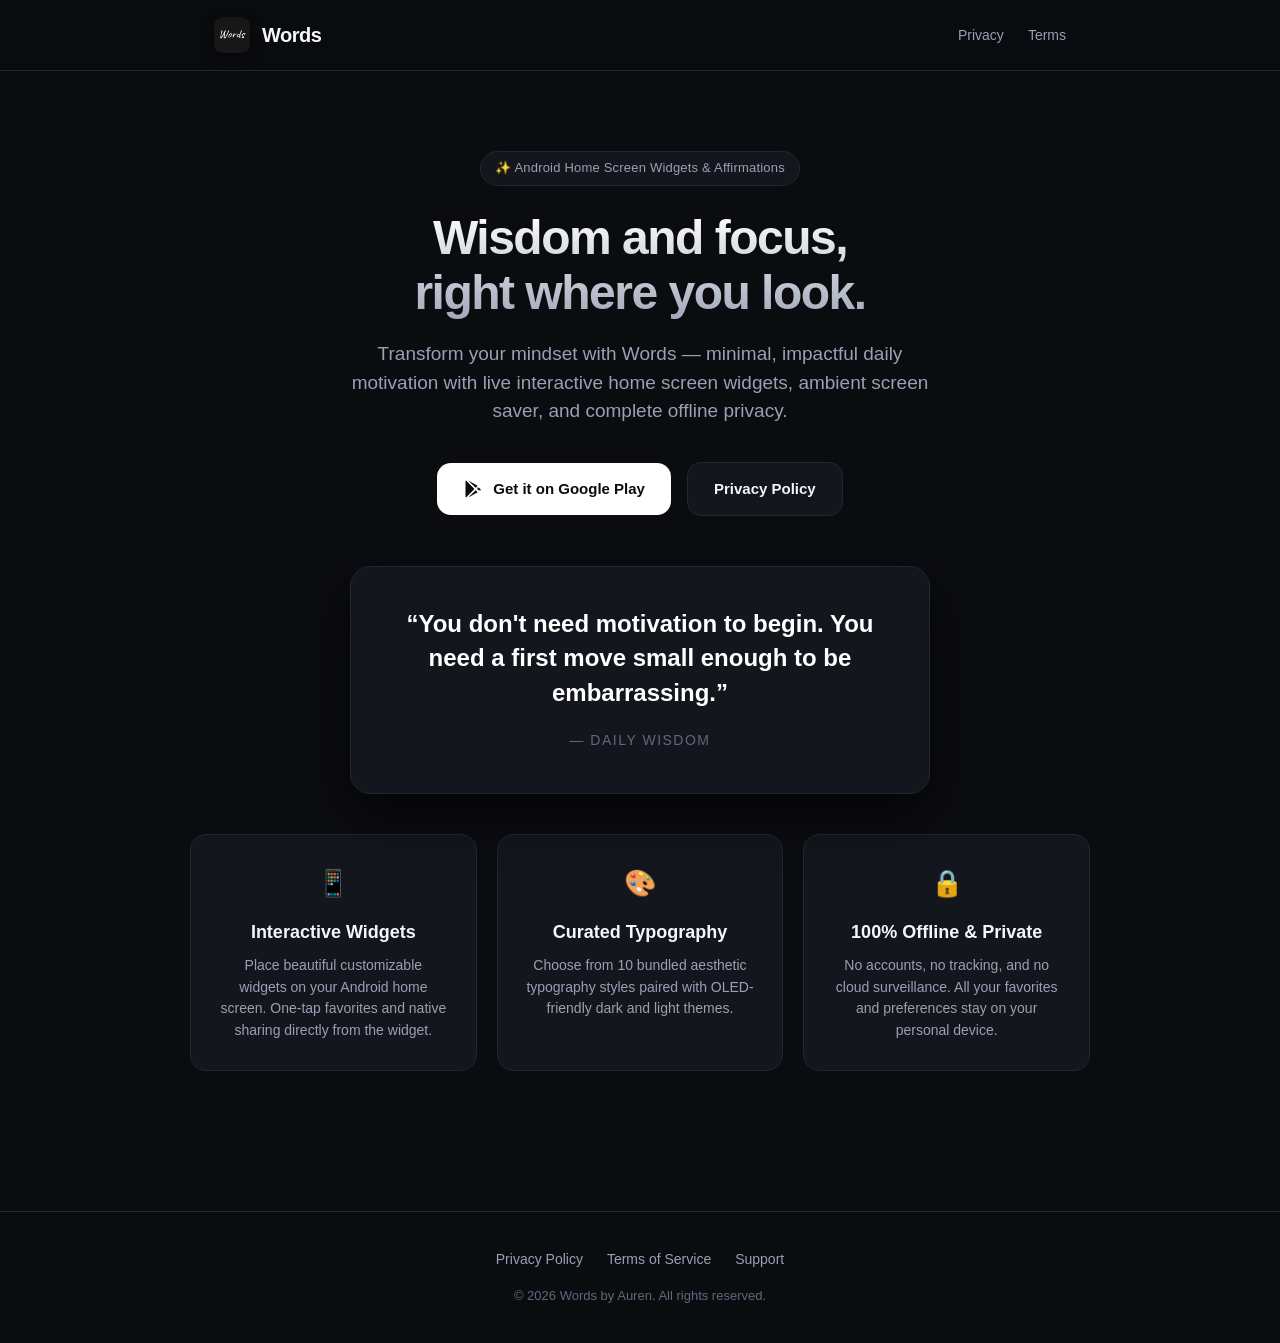
<file: index.html>
<!DOCTYPE html>
<html lang="en">
<head>
  <meta charset="UTF-8">
  <meta name="viewport" content="width=device-width, initial-scale=1.0">
  <title>Words — Daily Affirmations & Motivational Quotes</title>
  <meta name="description" content="Daily affirmations, motivational quotes, and interactive home screen widgets. Built for focus and clarity.">
  <link rel="icon" type="image/png" href="assets/icon.png">
  <link rel="stylesheet" href="styles.css">
</head>
<body>

  <header>
    <div class="container nav">
      <a href="index.html" class="logo">
        <img src="assets/icon.png" alt="Words Icon">
        <span>Words</span>
      </a>
      <div class="nav-links">
        <a href="privacy.html">Privacy</a>
        <a href="terms.html">Terms</a>
      </div>
    </div>
  </header>

  <main class="container hero">
    <div class="badge">✨ Android Home Screen Widgets & Affirmations</div>
    <h1>Wisdom and focus,<br>right where you look.</h1>
    <p class="subtitle">
      Transform your mindset with Words — minimal, impactful daily motivation with live interactive home screen widgets, ambient screen saver, and complete offline privacy.
    </p>

    <div class="cta-group">
      <a href="https://play.google.com/store/apps/details?id=com.auren.words" class="btn">
        <svg width="20" height="20" viewBox="0 0 24 24" fill="currentColor">
          <path d="M3.609 1.814L13.792 12 3.61 22.186a1.99 1.99 0 0 1-.61-.95L3 21.236V2.764l.001-.001c.045-.373.26-.708.608-.949zM15.207 13.414l2.457 2.457-11.45 6.467 8.993-8.924zm0-2.828L6.214 1.662l11.45 6.467-2.457 2.457zm1.414 1.414l3.772 2.128a1.5 1.5 0 0 0 0-2.614l-3.772-2.128 1.414 1.307-1.414 1.307z"/>
        </svg>
        Get it on Google Play
      </a>
      <a href="privacy.html" class="btn btn-secondary">Privacy Policy</a>
    </div>

    <!-- Live Preview Card -->
    <div class="mockup-card">
      <p class="mockup-quote">“You don't need motivation to begin. You need a first move small enough to be embarrassing.”</p>
      <span class="mockup-author">— Daily Wisdom</span>
    </div>

    <!-- Features Section -->
    <div class="features">
      <div class="feature-card">
        <div class="feature-icon">📱</div>
        <div class="feature-title">Interactive Widgets</div>
        <div class="feature-desc">Place beautiful customizable widgets on your Android home screen. One-tap favorites and native sharing directly from the widget.</div>
      </div>
      <div class="feature-card">
        <div class="feature-icon">🎨</div>
        <div class="feature-title">Curated Typography</div>
        <div class="feature-desc">Choose from 10 bundled aesthetic typography styles paired with OLED-friendly dark and light themes.</div>
      </div>
      <div class="feature-card">
        <div class="feature-icon">🔒</div>
        <div class="feature-title">100% Offline & Private</div>
        <div class="feature-desc">No accounts, no tracking, and no cloud surveillance. All your favorites and preferences stay on your personal device.</div>
      </div>
    </div>
  </main>

  <footer>
    <div class="container">
      <div class="footer-links">
        <a href="privacy.html">Privacy Policy</a>
        <a href="terms.html">Terms of Service</a>
        <a href="mailto:support@auren.app">Support</a>
      </div>
      <p class="copyright">© 2026 Words by Auren. All rights reserved.</p>
    </div>
  </footer>

</body>
</html>
</file>
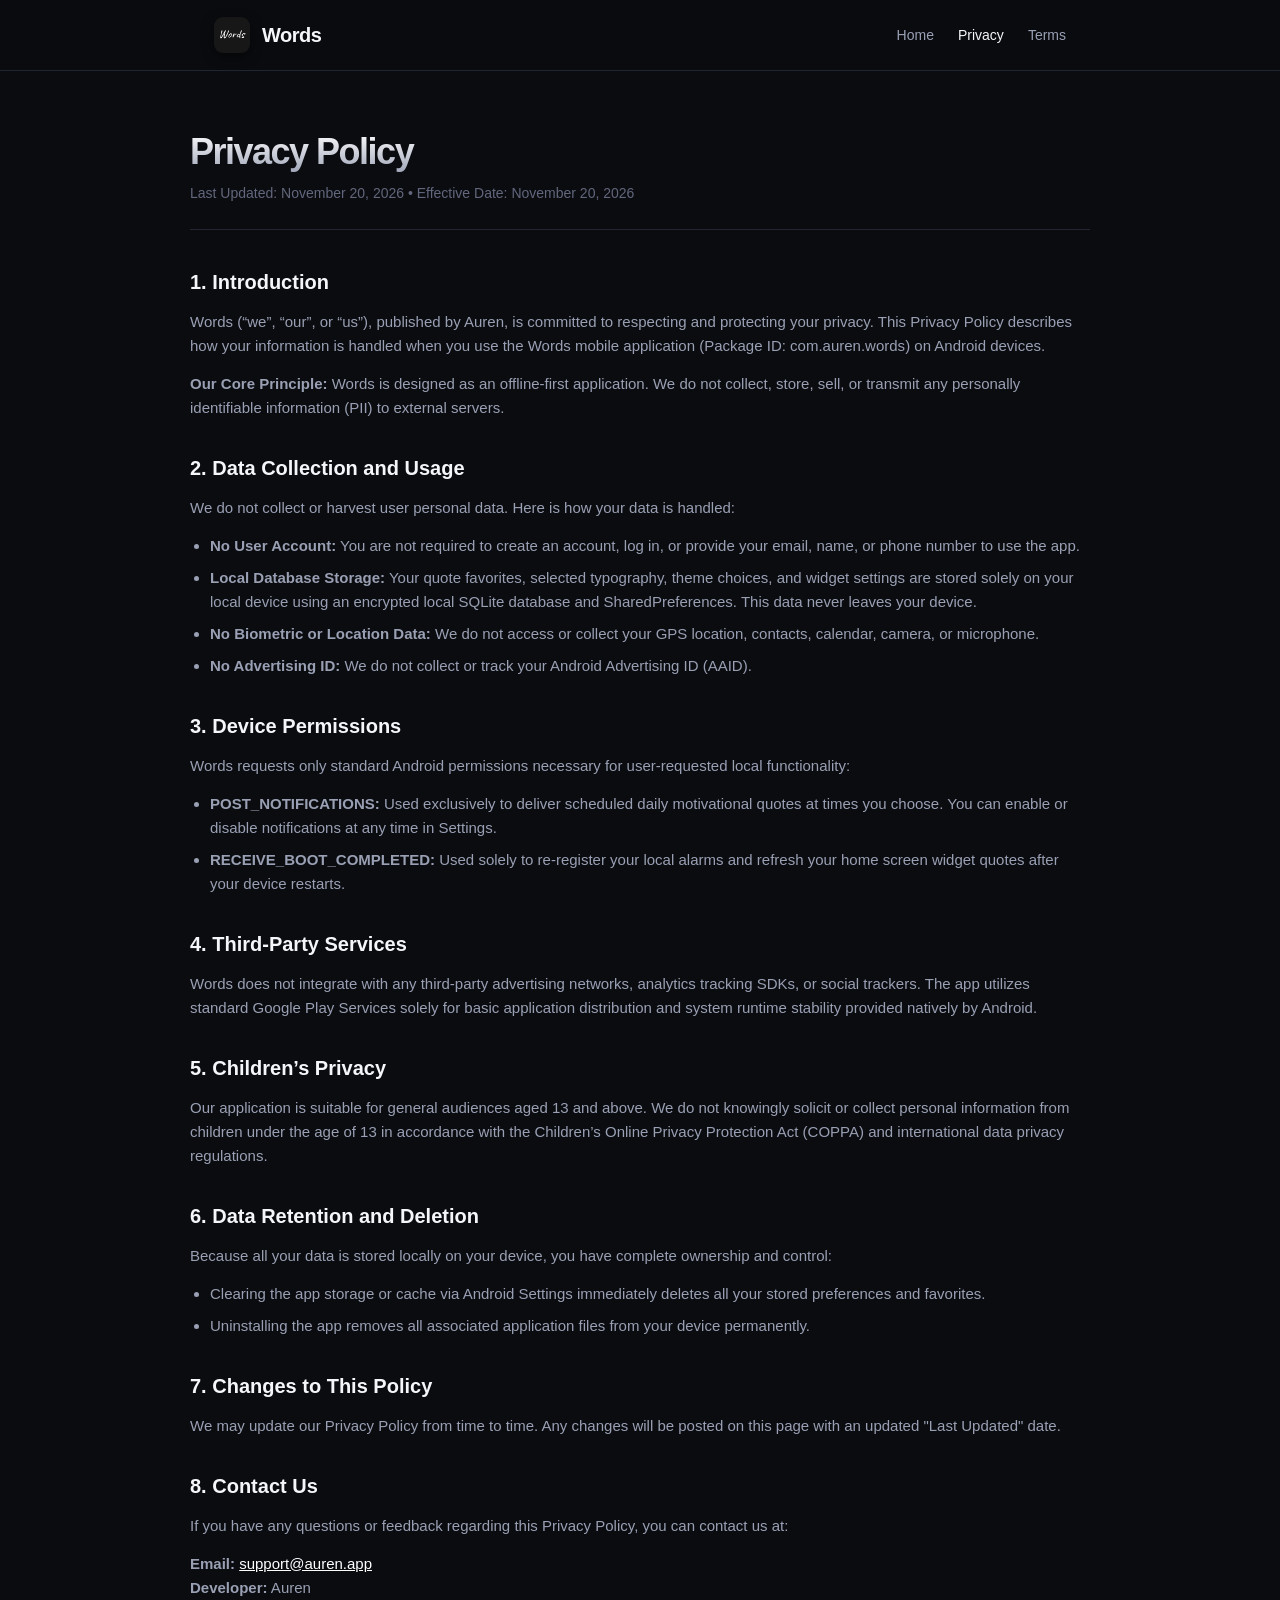
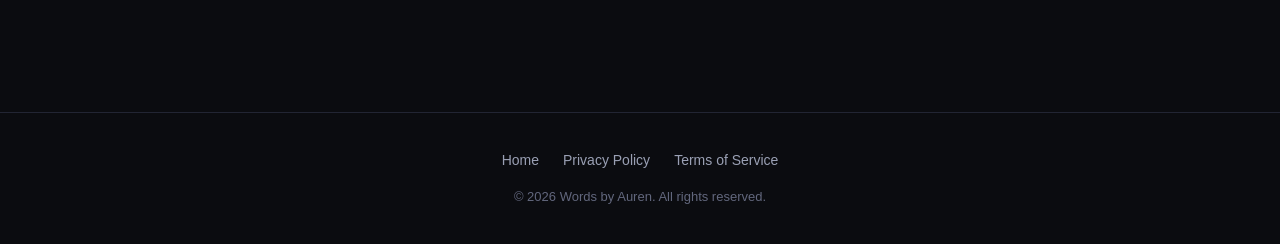
<file: privacy.html>
<!DOCTYPE html>
<html lang="en">
<head>
  <meta charset="UTF-8">
  <meta name="viewport" content="width=device-width, initial-scale=1.0">
  <title>Privacy Policy — Words</title>
  <meta name="description" content="Privacy Policy for Words: Daily Affirmations & Motivational Quotes.">
  <link rel="icon" type="image/png" href="assets/icon.png">
  <link rel="stylesheet" href="styles.css">
</head>
<body>

  <header>
    <div class="container nav">
      <a href="index.html" class="logo">
        <img src="assets/icon.png" alt="Words Icon">
        <span>Words</span>
      </a>
      <div class="nav-links">
        <a href="index.html">Home</a>
        <a href="privacy.html" class="active">Privacy</a>
        <a href="terms.html">Terms</a>
      </div>
    </div>
  </header>

  <main class="container doc-page">
    <div class="doc-header">
      <h1>Privacy Policy</h1>
      <p class="doc-meta">Last Updated: November 20, 2026 • Effective Date: November 20, 2026</p>
    </div>

    <div class="doc-body">
      <section>
        <h2>1. Introduction</h2>
        <p>
          Words (“we”, “our”, or “us”), published by Auren, is committed to respecting and protecting your privacy. This Privacy Policy describes how your information is handled when you use the Words mobile application (Package ID: <code>com.auren.words</code>) on Android devices.
        </p>
        <p>
          <strong>Our Core Principle:</strong> Words is designed as an offline-first application. We do not collect, store, sell, or transmit any personally identifiable information (PII) to external servers.
        </p>
      </section>

      <section>
        <h2>2. Data Collection and Usage</h2>
        <p>We do not collect or harvest user personal data. Here is how your data is handled:</p>
        <ul>
          <li><strong>No User Account:</strong> You are not required to create an account, log in, or provide your email, name, or phone number to use the app.</li>
          <li><strong>Local Database Storage:</strong> Your quote favorites, selected typography, theme choices, and widget settings are stored solely on your local device using an encrypted local SQLite database and SharedPreferences. This data never leaves your device.</li>
          <li><strong>No Biometric or Location Data:</strong> We do not access or collect your GPS location, contacts, calendar, camera, or microphone.</li>
          <li><strong>No Advertising ID:</strong> We do not collect or track your Android Advertising ID (AAID).</li>
        </ul>
      </section>

      <section>
        <h2>3. Device Permissions</h2>
        <p>Words requests only standard Android permissions necessary for user-requested local functionality:</p>
        <ul>
          <li><strong>POST_NOTIFICATIONS:</strong> Used exclusively to deliver scheduled daily motivational quotes at times you choose. You can enable or disable notifications at any time in Settings.</li>
          <li><strong>RECEIVE_BOOT_COMPLETED:</strong> Used solely to re-register your local alarms and refresh your home screen widget quotes after your device restarts.</li>
        </ul>
      </section>

      <section>
        <h2>4. Third-Party Services</h2>
        <p>
          Words does not integrate with any third-party advertising networks, analytics tracking SDKs, or social trackers. The app utilizes standard Google Play Services solely for basic application distribution and system runtime stability provided natively by Android.
        </p>
      </section>

      <section>
        <h2>5. Children’s Privacy</h2>
        <p>
          Our application is suitable for general audiences aged 13 and above. We do not knowingly solicit or collect personal information from children under the age of 13 in accordance with the Children’s Online Privacy Protection Act (COPPA) and international data privacy regulations.
        </p>
      </section>

      <section>
        <h2>6. Data Retention and Deletion</h2>
        <p>
          Because all your data is stored locally on your device, you have complete ownership and control:
        </p>
        <ul>
          <li>Clearing the app storage or cache via Android Settings immediately deletes all your stored preferences and favorites.</li>
          <li>Uninstalling the app removes all associated application files from your device permanently.</li>
        </ul>
      </section>

      <section>
        <h2>7. Changes to This Policy</h2>
        <p>
          We may update our Privacy Policy from time to time. Any changes will be posted on this page with an updated "Last Updated" date.
        </p>
      </section>

      <section>
        <h2>8. Contact Us</h2>
        <p>
          If you have any questions or feedback regarding this Privacy Policy, you can contact us at:
        </p>
        <p>
          <strong>Email:</strong> <a href="mailto:support@auren.app" style="color: #ffffff;">support@auren.app</a><br>
          <strong>Developer:</strong> Auren
        </p>
      </section>
    </div>
  </main>

  <footer>
    <div class="container">
      <div class="footer-links">
        <a href="index.html">Home</a>
        <a href="privacy.html">Privacy Policy</a>
        <a href="terms.html">Terms of Service</a>
      </div>
      <p class="copyright">© 2026 Words by Auren. All rights reserved.</p>
    </div>
  </footer>

</body>
</html>
</file>
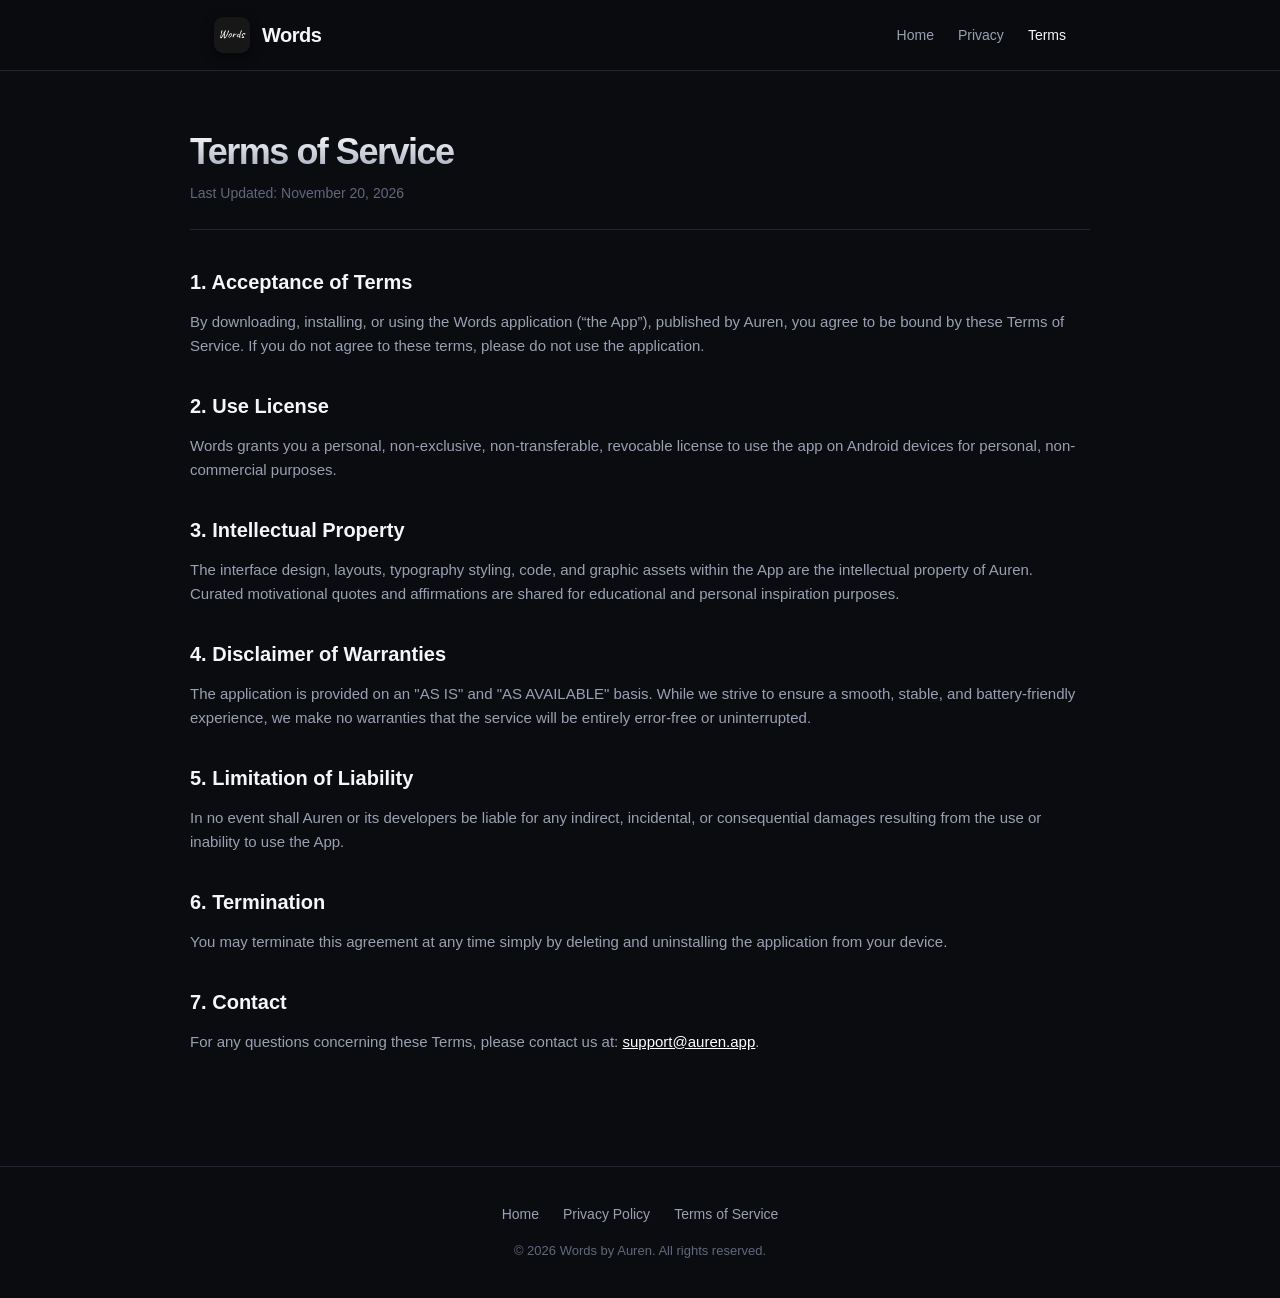
<file: terms.html>
<!DOCTYPE html>
<html lang="en">
<head>
  <meta charset="UTF-8">
  <meta name="viewport" content="width=device-width, initial-scale=1.0">
  <title>Terms of Service — Words</title>
  <meta name="description" content="Terms and Conditions for Words: Daily Affirmations & Motivational Quotes.">
  <link rel="icon" type="image/png" href="assets/icon.png">
  <link rel="stylesheet" href="styles.css">
</head>
<body>

  <header>
    <div class="container nav">
      <a href="index.html" class="logo">
        <img src="assets/icon.png" alt="Words Icon">
        <span>Words</span>
      </a>
      <div class="nav-links">
        <a href="index.html">Home</a>
        <a href="privacy.html">Privacy</a>
        <a href="terms.html" class="active">Terms</a>
      </div>
    </div>
  </header>

  <main class="container doc-page">
    <div class="doc-header">
      <h1>Terms of Service</h1>
      <p class="doc-meta">Last Updated: November 20, 2026</p>
    </div>

    <div class="doc-body">
      <section>
        <h2>1. Acceptance of Terms</h2>
        <p>
          By downloading, installing, or using the Words application (“the App”), published by Auren, you agree to be bound by these Terms of Service. If you do not agree to these terms, please do not use the application.
        </p>
      </section>

      <section>
        <h2>2. Use License</h2>
        <p>
          Words grants you a personal, non-exclusive, non-transferable, revocable license to use the app on Android devices for personal, non-commercial purposes.
        </p>
      </section>

      <section>
        <h2>3. Intellectual Property</h2>
        <p>
          The interface design, layouts, typography styling, code, and graphic assets within the App are the intellectual property of Auren. Curated motivational quotes and affirmations are shared for educational and personal inspiration purposes.
        </p>
      </section>

      <section>
        <h2>4. Disclaimer of Warranties</h2>
        <p>
          The application is provided on an "AS IS" and "AS AVAILABLE" basis. While we strive to ensure a smooth, stable, and battery-friendly experience, we make no warranties that the service will be entirely error-free or uninterrupted.
        </p>
      </section>

      <section>
        <h2>5. Limitation of Liability</h2>
        <p>
          In no event shall Auren or its developers be liable for any indirect, incidental, or consequential damages resulting from the use or inability to use the App.
        </p>
      </section>

      <section>
        <h2>6. Termination</h2>
        <p>
          You may terminate this agreement at any time simply by deleting and uninstalling the application from your device.
        </p>
      </section>

      <section>
        <h2>7. Contact</h2>
        <p>
          For any questions concerning these Terms, please contact us at: <a href="mailto:support@auren.app" style="color: #ffffff;">support@auren.app</a>.
        </p>
      </section>
    </div>
  </main>

  <footer>
    <div class="container">
      <div class="footer-links">
        <a href="index.html">Home</a>
        <a href="privacy.html">Privacy Policy</a>
        <a href="terms.html">Terms of Service</a>
      </div>
      <p class="copyright">© 2026 Words by Auren. All rights reserved.</p>
    </div>
  </footer>

</body>
</html>
</file>
<file: styles.css>
:root {
  --bg: #0b0c10;
  --surface: #14161d;
  --surface-border: #222533;
  --text-primary: #f5f6fa;
  --text-secondary: #9aa0b4;
  --text-muted: #62677d;
  --accent: #ffffff;
  --accent-glow: rgba(255, 255, 255, 0.08);
  --card-radius: 20px;
}

* {
  margin: 0;
  padding: 0;
  box-sizing: border-box;
  font-family: -apple-system, BlinkMacSystemFont, "Segoe UI", Roboto, Helvetica, Arial, sans-serif;
}

body {
  background-color: var(--bg);
  color: var(--text-primary);
  line-height: 1.6;
  min-height: 100vh;
  display: flex;
  flex-direction: column;
}

.container {
  max-width: 900px;
  margin: 0 auto;
  padding: 0 24px;
  width: 100%;
}

/* Header & Nav */
header {
  border-bottom: 1px solid var(--surface-border);
  backdrop-filter: blur(12px);
  position: sticky;
  top: 0;
  z-index: 100;
  background: rgba(11, 12, 16, 0.85);
}

.nav {
  display: flex;
  justify-content: space-between;
  align-items: center;
  height: 70px;
}

.logo {
  display: flex;
  align-items: center;
  gap: 12px;
  text-decoration: none;
  color: var(--text-primary);
  font-weight: 700;
  font-size: 20px;
  letter-spacing: -0.5px;
}

.logo img {
  width: 36px;
  height: 36px;
  border-radius: 9px;
  box-shadow: 0 4px 12px rgba(0,0,0,0.5);
}

.nav-links {
  display: flex;
  gap: 24px;
}

.nav-links a {
  color: var(--text-secondary);
  text-decoration: none;
  font-size: 14px;
  font-weight: 500;
  transition: color 0.2s ease;
}

.nav-links a:hover,
.nav-links a.active {
  color: var(--text-primary);
}

/* Hero Section */
.hero {
  padding: 80px 0 60px;
  text-align: center;
}

.badge {
  display: inline-block;
  background: var(--surface);
  border: 1px solid var(--surface-border);
  color: var(--text-secondary);
  font-size: 13px;
  padding: 6px 14px;
  border-radius: 999px;
  margin-bottom: 24px;
  letter-spacing: 0.2px;
}

h1 {
  font-size: 48px;
  font-weight: 800;
  letter-spacing: -1.5px;
  line-height: 1.15;
  margin-bottom: 20px;
  background: linear-gradient(180deg, #FFFFFF 0%, #A2A8BA 100%);
  -webkit-background-clip: text;
  -webkit-text-fill-color: transparent;
}

.subtitle {
  font-size: 19px;
  color: var(--text-secondary);
  max-width: 600px;
  margin: 0 auto 36px;
  line-height: 1.5;
}

.cta-group {
  display: flex;
  gap: 16px;
  justify-content: center;
  align-items: center;
  flex-wrap: wrap;
}

.btn {
  display: inline-flex;
  align-items: center;
  gap: 10px;
  background: #ffffff;
  color: #0b0c10;
  padding: 14px 26px;
  border-radius: 14px;
  font-weight: 600;
  text-decoration: none;
  font-size: 15px;
  transition: transform 0.15s ease, box-shadow 0.15s ease;
}

.btn:hover {
  transform: translateY(-2px);
  box-shadow: 0 8px 24px rgba(255, 255, 255, 0.15);
}

.btn-secondary {
  background: var(--surface);
  color: var(--text-primary);
  border: 1px solid var(--surface-border);
}

.btn-secondary:hover {
  background: #1c1f2b;
  box-shadow: none;
}

/* Quote Mockup Card */
.mockup-card {
  background: var(--surface);
  border: 1px solid var(--surface-border);
  border-radius: var(--card-radius);
  padding: 40px 32px;
  margin: 50px auto 40px;
  max-width: 580px;
  box-shadow: 0 20px 50px rgba(0,0,0,0.6);
  position: relative;
  text-align: center;
}

.mockup-quote {
  font-size: 24px;
  font-weight: 600;
  line-height: 1.45;
  margin-bottom: 16px;
  color: #ffffff;
}

.mockup-author {
  font-size: 14px;
  color: var(--text-muted);
  text-transform: uppercase;
  letter-spacing: 1.5px;
}

/* Features Grid */
.features {
  display: grid;
  grid-template-columns: repeat(auto-fit, minmax(260px, 1fr));
  gap: 20px;
  margin: 40px 0 80px;
}

.feature-card {
  background: var(--surface);
  border: 1px solid var(--surface-border);
  border-radius: 16px;
  padding: 28px;
}

.feature-icon {
  font-size: 26px;
  margin-bottom: 14px;
  display: inline-block;
}

.feature-title {
  font-size: 18px;
  font-weight: 700;
  margin-bottom: 8px;
  color: var(--text-primary);
}

.feature-desc {
  font-size: 14px;
  color: var(--text-secondary);
  line-height: 1.55;
}

/* Policy / Document Pages */
.doc-page {
  padding: 60px 0 80px;
}

.doc-header {
  border-bottom: 1px solid var(--surface-border);
  padding-bottom: 24px;
  margin-bottom: 36px;
}

.doc-header h1 {
  font-size: 36px;
  margin-bottom: 10px;
}

.doc-header .doc-meta {
  color: var(--text-muted);
  font-size: 14px;
}

.doc-body section {
  margin-bottom: 32px;
}

.doc-body h2 {
  font-size: 20px;
  font-weight: 700;
  margin-bottom: 12px;
  color: var(--text-primary);
}

.doc-body p {
  color: var(--text-secondary);
  margin-bottom: 14px;
  font-size: 15px;
}

.doc-body ul {
  padding-left: 20px;
  margin-bottom: 14px;
  color: var(--text-secondary);
}

.doc-body li {
  margin-bottom: 8px;
  font-size: 15px;
}

/* Footer */
footer {
  margin-top: auto;
  border-top: 1px solid var(--surface-border);
  padding: 36px 0;
  text-align: center;
}

.footer-links {
  display: flex;
  justify-content: center;
  gap: 24px;
  margin-bottom: 16px;
}

.footer-links a {
  color: var(--text-secondary);
  text-decoration: none;
  font-size: 14px;
}

.footer-links a:hover {
  color: var(--text-primary);
}

.copyright {
  color: var(--text-muted);
  font-size: 13px;
}

@media (max-width: 600px) {
  h1 {
    font-size: 34px;
  }
  .mockup-card {
    padding: 28px 20px;
  }
  .mockup-quote {
    font-size: 19px;
  }
}
</file>
